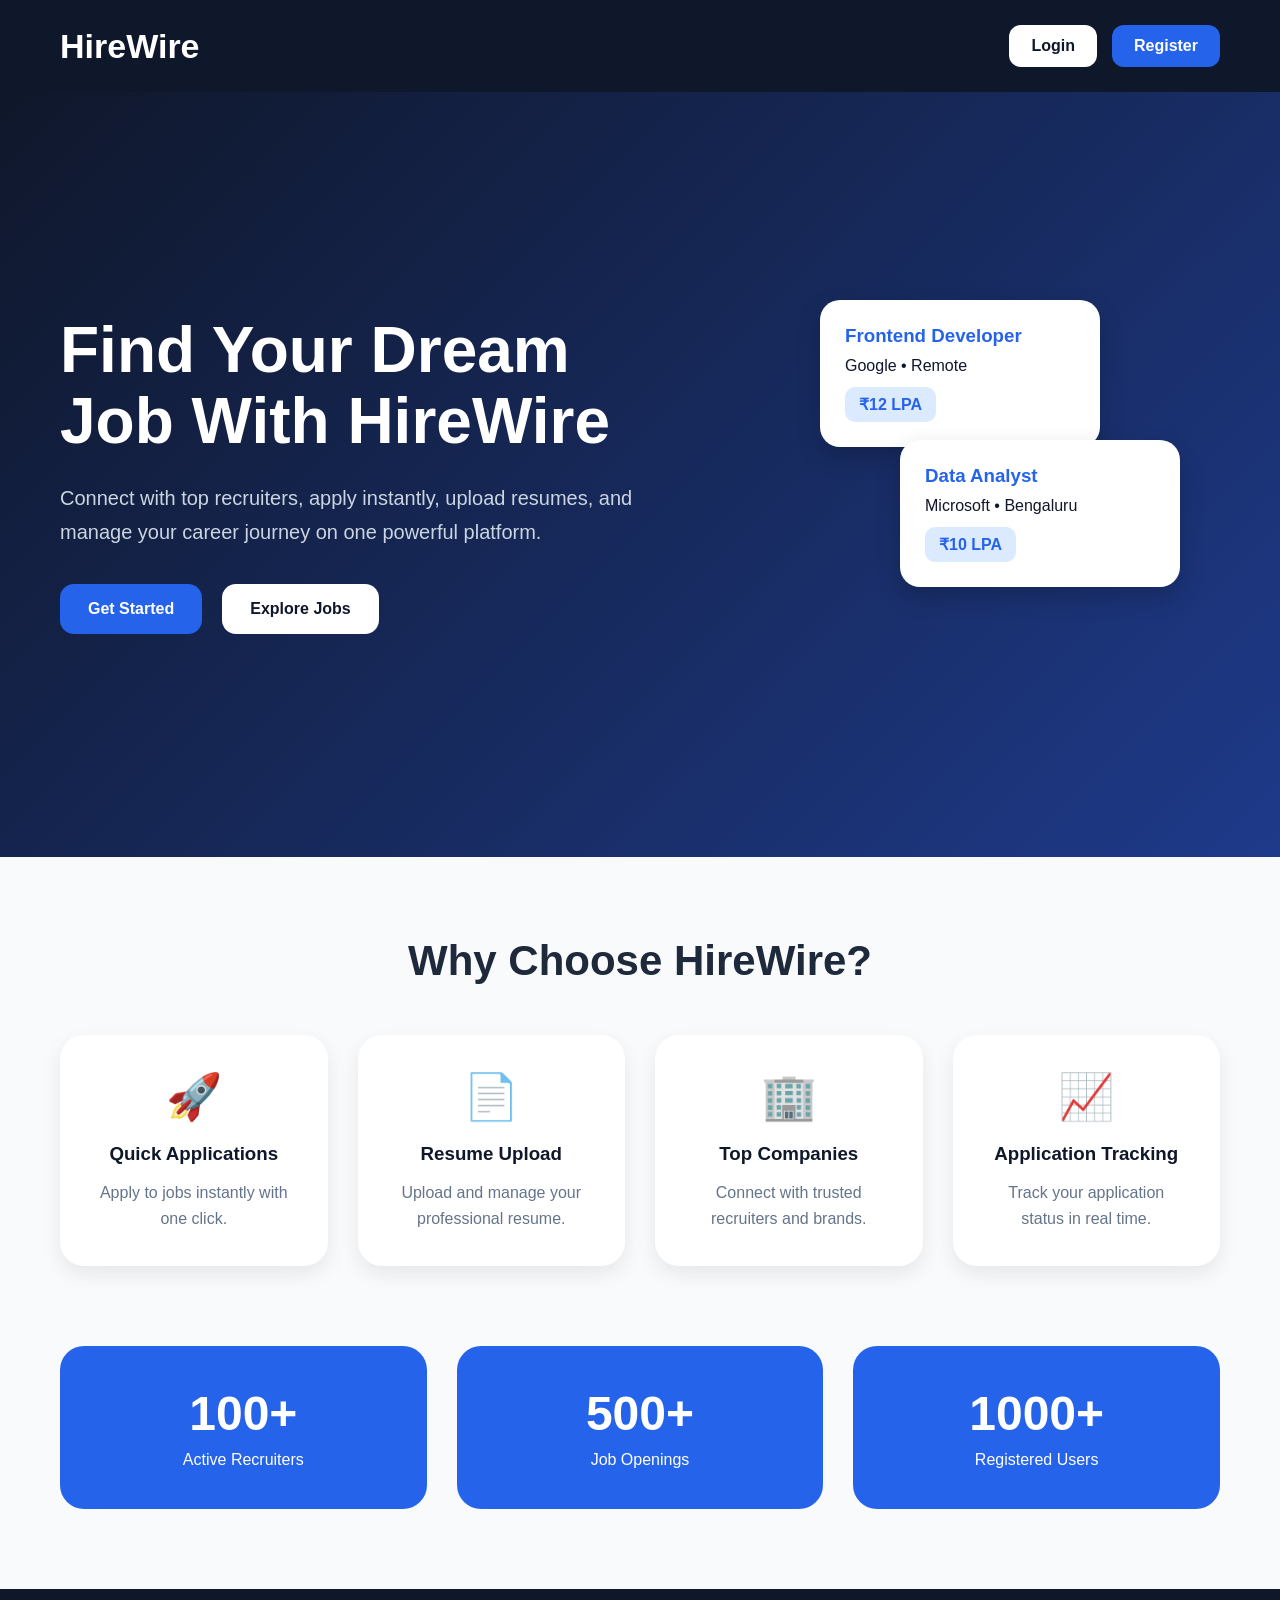
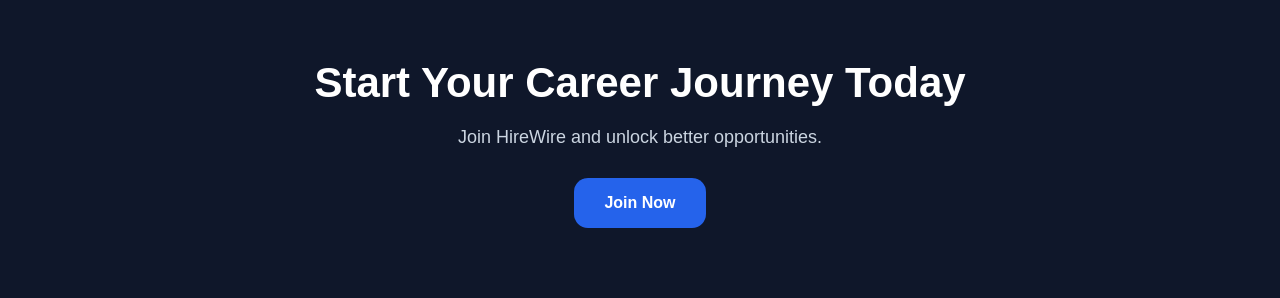
<file: target/HireWire/index.html>
<!DOCTYPE html>
<html lang="en">
<head>

    <meta charset="UTF-8">

    <meta name="viewport"
          content="width=device-width, initial-scale=1.0">

    <title>HireWire</title>

    <link rel="stylesheet"
          href="css/style.css">

</head>

<body>

<!-- NAVBAR -->

<nav class="landing-navbar">

    <div class="landing-logo">
        HireWire
    </div>

    <div class="landing-buttons">

        <a href="login.html"
           class="nav-btn login-btn">
            Login
        </a>

        <a href="register.html"
           class="nav-btn register-btn">
            Register
        </a>

    </div>

</nav>

<!-- HERO SECTION -->

<section class="hero-section">

    <div class="hero-left">

        <h1>
            Find Your Dream Job With HireWire
        </h1>

        <p>
            Connect with top recruiters, apply instantly,
            upload resumes, and manage your career journey
            on one powerful platform.
        </p>

        <div class="hero-action-buttons">

            <a href="register.html"
               class="hero-primary-btn">
                Get Started
            </a>

            <a href="login.html"
               class="hero-secondary-btn">
                Explore Jobs
            </a>

        </div>

    </div>

    <div class="hero-right">

        <div class="floating-card">

            <h3>
                Frontend Developer
            </h3>

            <p>
                Google • Remote
            </p>

            <span>
                ₹12 LPA
            </span>

        </div>

        <div class="floating-card second-card">

            <h3>
                Data Analyst
            </h3>

            <p>
                Microsoft • Bengaluru
            </p>

            <span>
                ₹10 LPA
            </span>

        </div>

    </div>

</section>

<!-- FEATURES -->

<section class="features-section">

    <h2>
        Why Choose HireWire?
    </h2>

    <div class="features-grid">

        <div class="feature-card">

            <div class="feature-icon">
                🚀
            </div>

            <h3>
                Quick Applications
            </h3>

            <p>
                Apply to jobs instantly with one click.
            </p>

        </div>

        <div class="feature-card">

            <div class="feature-icon">
                📄
            </div>

            <h3>
                Resume Upload
            </h3>

            <p>
                Upload and manage your professional resume.
            </p>

        </div>

        <div class="feature-card">

            <div class="feature-icon">
                🏢
            </div>

            <h3>
                Top Companies
            </h3>

            <p>
                Connect with trusted recruiters and brands.
            </p>

        </div>

        <div class="feature-card">

            <div class="feature-icon">
                📈
            </div>

            <h3>
                Application Tracking
            </h3>

            <p>
                Track your application status in real time.
            </p>

        </div>

    </div>

</section>

<!-- STATS -->

<section class="landing-stats">

    <div class="landing-stat-box">

        <h2>
            100+
        </h2>

        <p>
            Active Recruiters
        </p>

    </div>

    <div class="landing-stat-box">

        <h2>
            500+
        </h2>

        <p>
            Job Openings
        </p>

    </div>

    <div class="landing-stat-box">

        <h2>
            1000+
        </h2>

        <p>
            Registered Users
        </p>

    </div>

</section>

<!-- FOOTER -->

<footer class="landing-footer">

    <h2>
        Start Your Career Journey Today
    </h2>

    <p>
        Join HireWire and unlock better opportunities.
    </p>

    <a href="register.html"
       class="footer-btn">
        Join Now
    </a>

</footer>

</body>
</html>
</file>
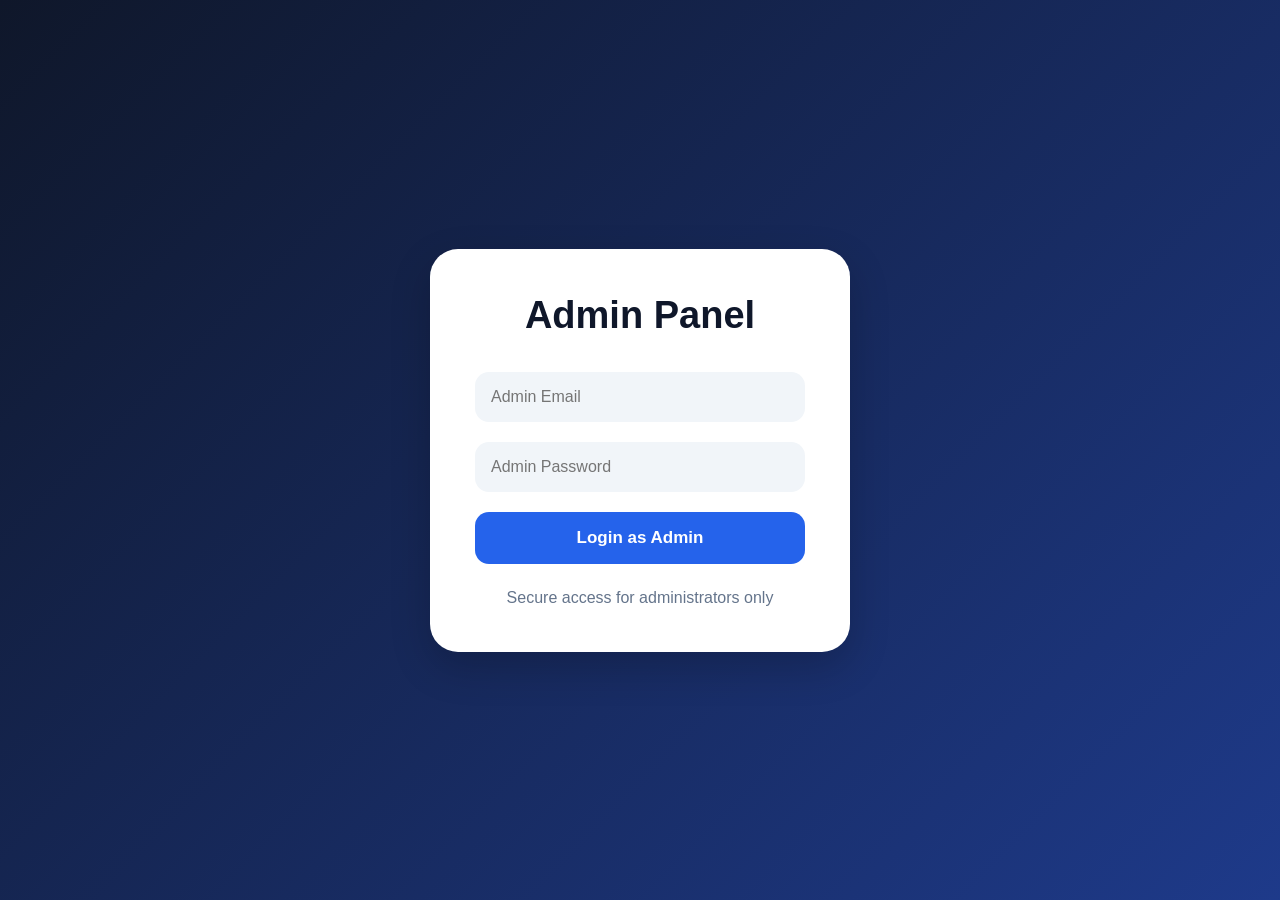
<file: target/HireWire/admin_login.html>
<!DOCTYPE html>
<html >
<head>
    <title>Admin Login</title>
    <link rel="stylesheet"
          href="css/style.css">
</head>
<body>

<div class="auth-page">

    <div class="auth-card">

        <h2>
            Admin Panel
        </h2>

        <form action="AdminLoginServlet"
              method="post">

            <input type="email"
                   name="email"
                   placeholder="Admin Email"
                   required>

            <input type="password"
                   name="password"
                   placeholder="Admin Password"
                   required>

            <button type="submit">
                Login as Admin
            </button>

        </form>

        <div class="auth-footer">

            Secure access for administrators only

        </div>

    </div>

</div>

</body>
</html>
</file>
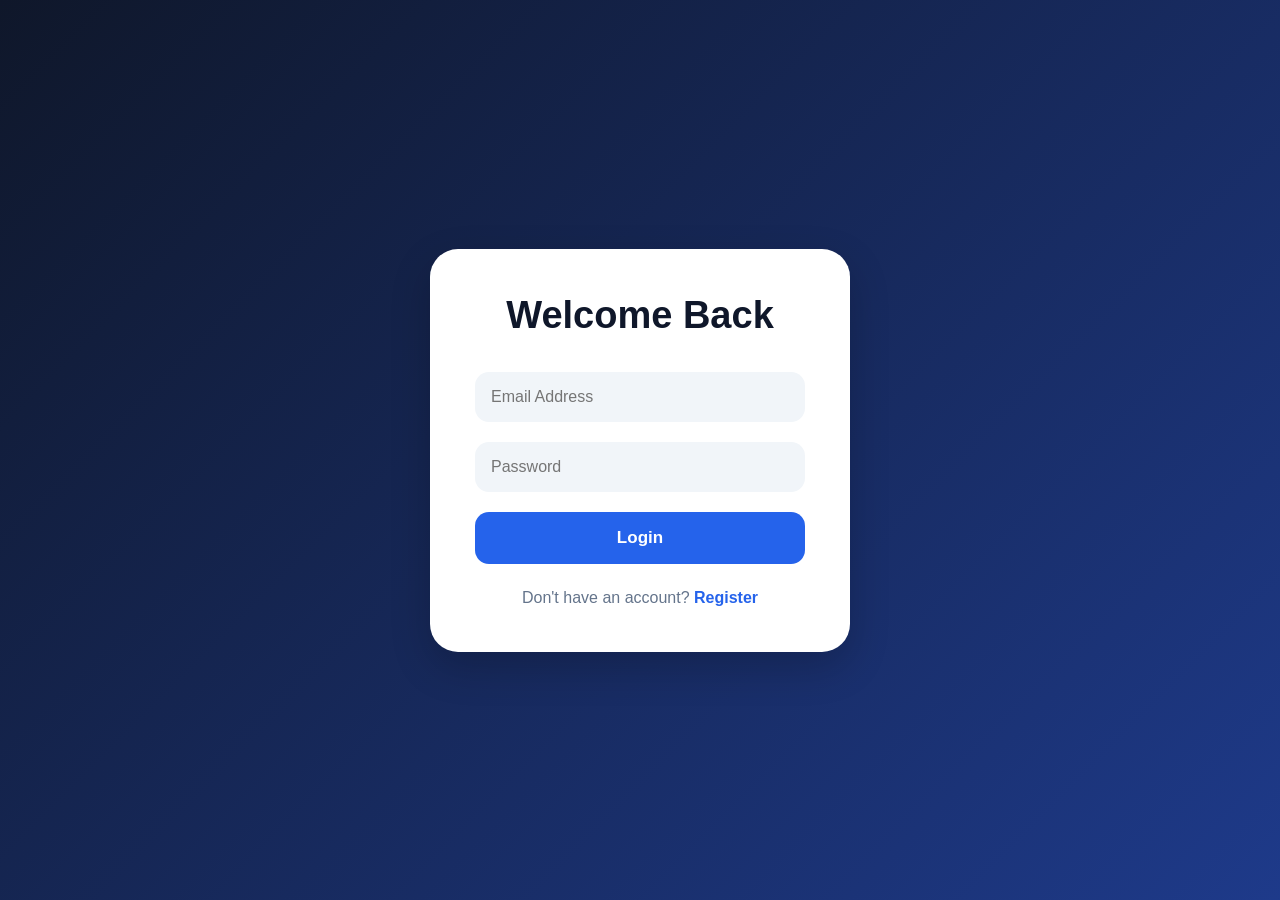
<file: target/HireWire/login.html>
<!-- login.html -->
<!DOCTYPE html>
<html>
<head>
    <title>Login</title>
    <link rel="stylesheet"
          href="css/style.css">
</head>


<body>

<div class="auth-page">

    <div class="auth-card">

        <h2>
            Welcome Back
        </h2>

        <form action="LoginServlet"
              method="post">

            <input type="email"
                   name="email"
                   placeholder="Email Address"
                   required>

            <input type="password"
                   name="password"
                   placeholder="Password"
                   required>

            <button type="submit">
                Login
            </button>

        </form>

        <div class="auth-footer">

            Don't have an account?

            <a href="register.html">
                Register
            </a>

        </div>

    </div>

</div>

</body>


</html>
</file>
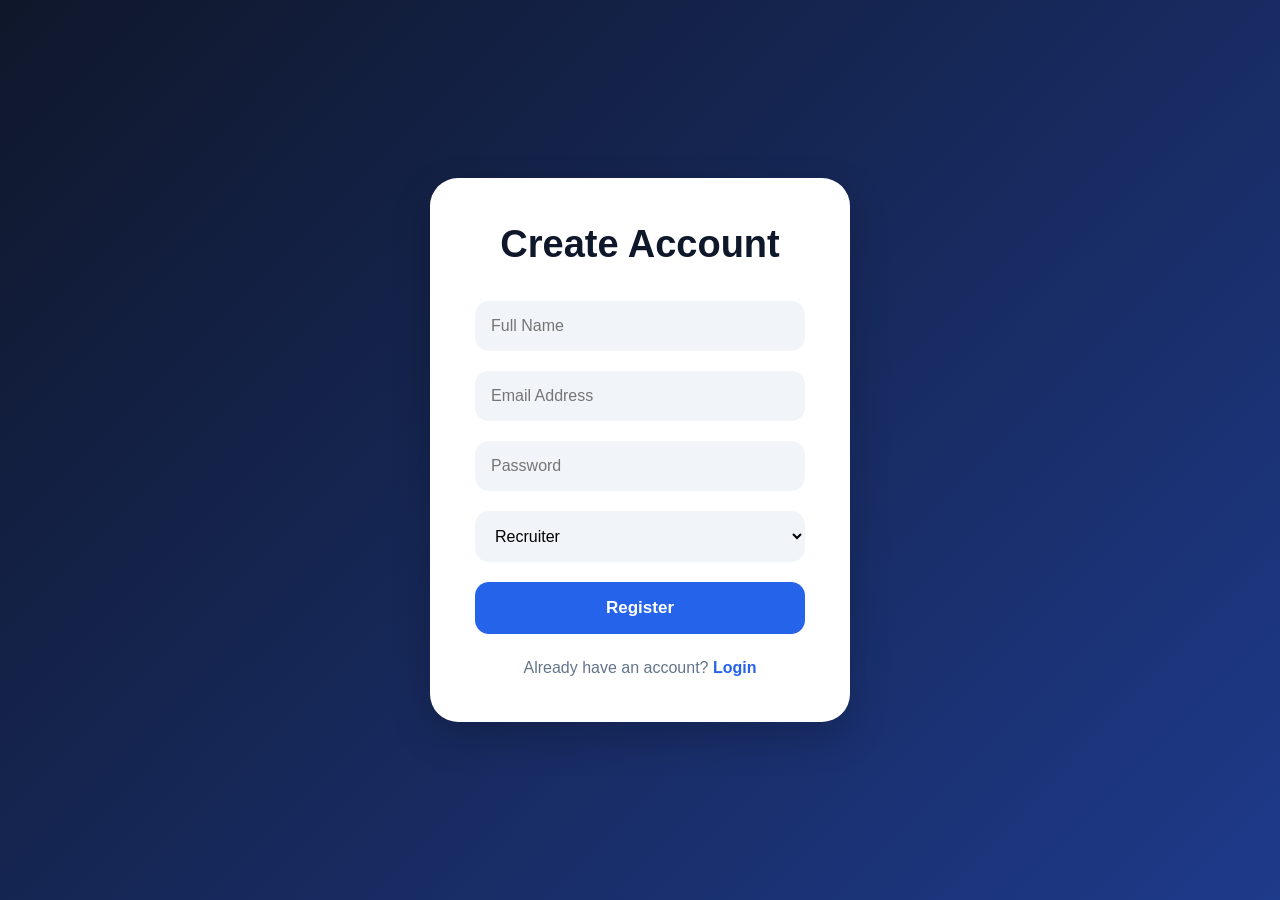
<file: target/HireWire/register.html>
<!DOCTYPE html>
<html lang="en">
<head>
    <meta charset="UTF-8">
    <meta name="viewport" content="width=device-width, initial-scale=1.0">
    <title>Document</title>
    <link rel="stylesheet" href="css/style.css">
</head>

<body>

<div class="auth-page">

    <div class="auth-card">

        <h2>
            Create Account
        </h2>

        <form action="RegisterServlet"
              method="post">

            <input type="text"
                   name="name"
                   placeholder="Full Name"
                   required>

            <input type="email"
                   name="email"
                   placeholder="Email Address"
                   required>

            <input type="password"
                   name="password"
                   placeholder="Password"
                   required>

            <select name="role">

                <option value="recruiter">
                    Recruiter
                </option>

                <option value="jobseeker">
                    Job Seeker
                </option>

            </select>

            <button type="submit">
                Register
            </button>

        </form>

        <div class="auth-footer">

            Already have an account?

            <a href="login.html">
                Login
            </a>

        </div>

    </div>

</div>

</body>


</html>
</file>
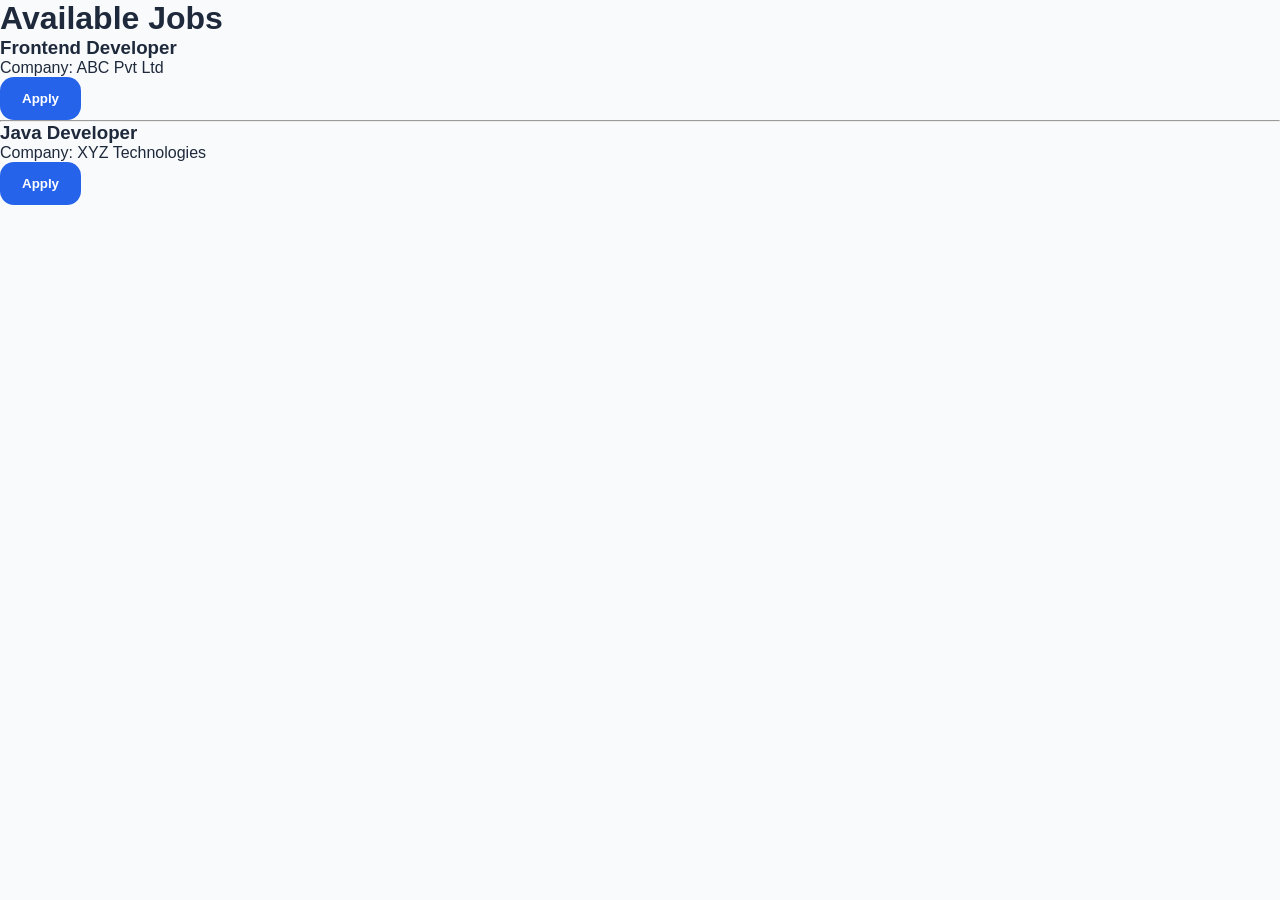
<file: target/HireWire/ViewJobs.html>
<!DOCTYPE html>
<html lang="en">
<head>
    <meta charset="UTF-8">
    <meta name="viewport" content="width=device-width, initial-scale=1.0">
    <title>View Jobs</title>
    <link rel="stylesheet" href="css/style.css">
</head>
<body>

<h1>Available Jobs</h1>

<div>
    <h3>Frontend Developer</h3>
    <p>Company: ABC Pvt Ltd</p>
    <button>Apply</button>
</div>

<hr>

<div>
    <h3>Java Developer</h3>
    <p>Company: XYZ Technologies</p>
    <button>Apply</button>
</div>

</body>
</html>
</file>
<file: target/HireWire/css/style.css>
/* RESET */

*{
    margin:0;
    padding:0;
    box-sizing:border-box;
}

/* BODY */

body{
    font-family: 'Segoe UI', sans-serif;
    background:#f8fafc;
    color:#1e293b;
}

/* MAIN LAYOUT */

.main-layout{
    display:flex;
    min-height:100vh;
}

/* SIDEBAR */

.sidebar{
    width:220px;
    background:#0f172a;
    padding:30px 20px;
    position:fixed;
    height:100vh;
}

.logo{
    color:white;
    font-size:30px;
    font-weight:bold;
    margin-bottom:40px;
}

.sidebar a{
    display:block;
    color:#cbd5e1;
    text-decoration:none;
    padding:14px;
    margin-bottom:10px;
    border-radius:12px;
    transition:0.3s;
    font-size:16px;
}

.sidebar a:hover{
    background:#1e293b;
    color:white;
}

/* CONTENT */

.content{
    margin-left:220px;
    width:100%;
    padding:35px;
}

/* HERO */

.hero{
    background:linear-gradient(
            135deg,
            #2563eb,
            #7c3aed
    );

    padding:35px;

    border-radius:24px;

    color:white;

    margin-bottom:30px;

    box-shadow:0 10px 25px rgba(0,0,0,0.12);
}

.hero h1{
    font-size:38px;
    margin-bottom:10px;
}

.hero p{
    font-size:17px;
    opacity:0.9;
}

/* SEARCH */

.search-box{
    display:flex;
    gap:15px;
    margin-bottom:30px;
}

.search-box input{
    flex:1;
    padding:16px;
    border:none;
    border-radius:14px;
    background:white;
    box-shadow:0 3px 10px rgba(0,0,0,0.08);
    font-size:15px;
}

/* BUTTON */

button{
    background:#2563eb;
    color:white;
    border:none;
    padding:14px 22px;
    border-radius:14px;
    cursor:pointer;
    font-weight:600;
    transition:0.3s;
}

button:hover{
    transform:translateY(-2px);
    background:#1d4ed8;
}

/* STATS */

.stats{
    display:grid;
    grid-template-columns:repeat(3,1fr);
    gap:20px;
    margin-bottom:30px;
}

.stat-card{
    background:white;
    padding:24px;
    border-radius:20px;
    box-shadow:0 4px 15px rgba(0,0,0,0.08);
}

.stat-card h2{
    color:#2563eb;
    font-size:34px;
    margin-bottom:8px;
}

.stat-card p{
    color:#64748b;
}

/* UPLOAD BOX */

.upload-box{
    background:white;
    padding:25px;
    border-radius:20px;
    margin-bottom:30px;
    box-shadow:0 4px 15px rgba(0,0,0,0.08);
}

/* JOB GRID */

.jobs-grid{
    display:grid;
    grid-template-columns:repeat(auto-fit,minmax(320px,1fr));
    gap:25px;
}

/* JOB CARD */

.job-card{
    background:white;
    padding:25px;
    border-radius:22px;
    box-shadow:0 5px 18px rgba(0,0,0,0.08);
    transition:0.3s;
    border:1px solid #e2e8f0;
}

.job-card:hover{
    transform:translateY(-5px);
}

.job-card h2{
    color:#0f172a;
    margin-bottom:15px;
    font-size:24px;
}

.job-card p{
    margin-bottom:10px;
    color:#475569;
    line-height:1.5;
}

/* APPLIED BUTTON */

.applied-btn{
    background:#16a34a;
}

/* SUCCESS */

.success{
    color:#16a34a;
    margin-bottom:20px;
    font-weight:bold;
}

/* RESPONSIVE */

@media(max-width:900px){

    .sidebar{
        display:none;
    }

    .content{
        margin-left:0;
    }

    .stats{
        grid-template-columns:1fr;
    }

    .search-box{
        flex-direction:column;
    }
}
/* FORM INPUTS */

.form-input{

    width:100%;

    padding:16px;

    border:none;

    border-radius:14px;

    background:#f8fafc;

    box-shadow:0 3px 10px rgba(0,0,0,0.08);

    font-size:16px;

    outline:none;

    transition:0.3s;
}

.form-input:focus{

    box-shadow:0 0 0 3px rgba(37,99,235,0.25);
}
/* LANDING PAGE */

.landing-navbar{

    display:flex;

    justify-content:space-between;

    align-items:center;

    padding:25px 60px;

    background:#0f172a;
}

.landing-logo{

    color:white;

    font-size:34px;

    font-weight:bold;
}

.landing-buttons{

    display:flex;

    gap:15px;
}

.nav-btn{

    text-decoration:none;

    padding:12px 22px;

    border-radius:12px;

    font-weight:bold;

    transition:0.3s;
}

.login-btn{

    background:white;

    color:#0f172a;
}

.register-btn{

    background:#2563eb;

    color:white;
}

.hero-section{

    display:flex;

    justify-content:space-between;

    align-items:center;

    padding:80px 60px;

    background:linear-gradient(
            135deg,
            #0f172a,
            #1e3a8a
    );

    color:white;

    min-height:85vh;
}

.hero-left{

    max-width:600px;
}

.hero-left h1{

    font-size:64px;

    margin-bottom:25px;

    line-height:1.1;
}

.hero-left p{

    font-size:20px;

    color:#cbd5e1;

    line-height:1.7;

    margin-bottom:35px;
}

.hero-action-buttons{

    display:flex;

    gap:20px;
}

.hero-primary-btn,
.hero-secondary-btn{

    text-decoration:none;

    padding:16px 28px;

    border-radius:14px;

    font-weight:bold;

    transition:0.3s;
}

.hero-primary-btn{

    background:#2563eb;

    color:white;
}

.hero-secondary-btn{

    background:white;

    color:#0f172a;
}

.hero-primary-btn:hover,
.hero-secondary-btn:hover{

    transform:translateY(-3px);
}

.hero-right{

    position:relative;

    width:400px;

    height:350px;
}

.floating-card{

    background:white;

    color:#0f172a;

    padding:25px;

    border-radius:20px;

    width:280px;

    position:absolute;

    box-shadow:0 10px 25px rgba(0,0,0,0.2);
}

.floating-card h3{

    margin-bottom:10px;

    color:#2563eb;
}

.floating-card span{

    display:inline-block;

    margin-top:12px;

    background:#dbeafe;

    color:#2563eb;

    padding:8px 14px;

    border-radius:10px;

    font-weight:bold;
}

.second-card{

    top:140px;

    left:80px;
}

.features-section{

    padding:80px 60px;

    text-align:center;
}

.features-section h2{

    font-size:42px;

    margin-bottom:50px;
}

.features-grid{

    display:grid;

    grid-template-columns:repeat(auto-fit,minmax(250px,1fr));

    gap:30px;
}

.feature-card{

    background:white;

    padding:35px;

    border-radius:24px;

    box-shadow:0 8px 20px rgba(0,0,0,0.08);

    transition:0.3s;
}

.feature-card:hover{

    transform:translateY(-8px);
}

.feature-icon{

    font-size:45px;

    margin-bottom:20px;
}

.feature-card h3{

    margin-bottom:15px;

    color:#0f172a;
}

.feature-card p{

    color:#64748b;

    line-height:1.6;
}

.landing-stats{

    display:grid;

    grid-template-columns:repeat(3,1fr);

    gap:30px;

    padding:0 60px 80px;
}

.landing-stat-box{

    background:#2563eb;

    color:white;

    padding:40px;

    border-radius:24px;

    text-align:center;
}

.landing-stat-box h2{

    font-size:48px;

    margin-bottom:10px;
}

.landing-footer{

    background:#0f172a;

    color:white;

    text-align:center;

    padding:70px 30px;
}

.landing-footer h2{

    font-size:42px;

    margin-bottom:20px;
}

.landing-footer p{

    color:#cbd5e1;

    margin-bottom:30px;

    font-size:18px;
}

.footer-btn{

    display:inline-block;

    background:#2563eb;

    color:white;

    text-decoration:none;

    padding:16px 30px;

    border-radius:14px;

    font-weight:bold;
}

@media(max-width:900px){

    .hero-section{

        flex-direction:column;

        text-align:center;

        gap:50px;
    }

    .landing-stats{

        grid-template-columns:1fr;
    }

    .hero-left h1{

        font-size:44px;
    }

    .landing-navbar{

        padding:20px;
    }

    .features-section,
    .hero-section{

        padding:50px 20px;
    }
}
/* REGISTER PAGE */

.auth-page{

    min-height:100vh;

    display:flex;

    justify-content:center;

    align-items:center;

    background:linear-gradient(
            135deg,
            #0f172a,
            #1e3a8a
    );

    padding:20px;
}

.auth-card{

    background:white;

    width:420px;

    padding:45px;

    border-radius:28px;

    box-shadow:0 15px 40px rgba(0,0,0,0.2);
}

.auth-card h2{

    text-align:center;

    margin-bottom:35px;

    color:#0f172a;

    font-size:38px;
}

.auth-card input,
.auth-card select{

    width:100%;

    padding:16px;

    border:none;

    background:#f1f5f9;

    border-radius:14px;

    margin-bottom:20px;

    font-size:16px;

    outline:none;

    transition:0.3s;
}

.auth-card input:focus,
.auth-card select:focus{

    box-shadow:0 0 0 3px rgba(37,99,235,0.25);
}

.auth-card button{

    width:100%;

    padding:16px;

    font-size:17px;

    border:none;

    border-radius:14px;

    background:#2563eb;

    color:white;

    font-weight:bold;

    cursor:pointer;

    transition:0.3s;
}

.auth-card button:hover{

    transform:translateY(-3px);

    background:#1d4ed8;
}

.auth-footer{

    text-align:center;

    margin-top:25px;

    color:#64748b;
}

.auth-footer a{

    color:#2563eb;

    text-decoration:none;

    font-weight:bold;
}
/* TABLE UI */

.table-container{

    background:white;

    padding:30px;

    border-radius:24px;

    box-shadow:0 8px 20px rgba(0,0,0,0.08);

    margin-top:30px;

    width:100%;

    overflow:hidden;
}

table{

    width:100%;

    border-collapse:collapse;
}

table th{

    background:#2563eb;

    color:white;

    padding:18px;

    text-align:left;

    font-size:16px;
}

table td{

    padding:16px;

    border-bottom:1px solid #e2e8f0;

    color:#334155;
}

table tr:hover{

    background:#f8fafc;
}

.delete-btn{

    background:#dc2626;

    color:white;

    padding:10px 16px;

    border-radius:10px;

    text-decoration:none;

    font-weight:bold;
}
table{

    width:100%;

    border-collapse:collapse;

    table-layout:fixed;
}
</file>
